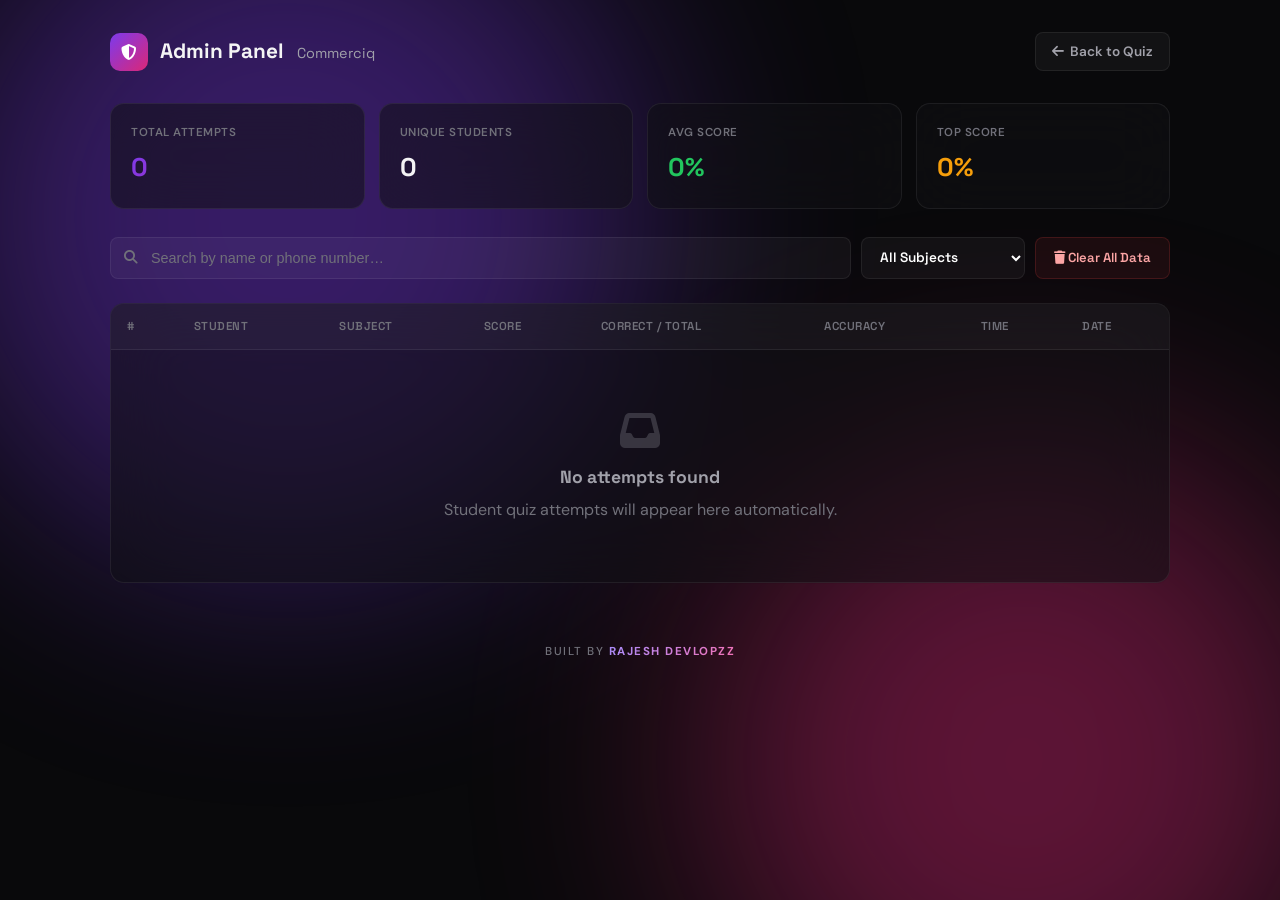
<file: admin.html>
<!DOCTYPE html>
<html lang="en">
<head>
    <meta charset="UTF-8">
    <meta name="viewport" content="width=device-width, initial-scale=1.0">
    <title>Commerciq — Admin Panel</title>
    <link rel="preconnect" href="https://fonts.googleapis.com">
    <link rel="preconnect" href="https://fonts.gstatic.com" crossorigin>
    <link href="https://fonts.googleapis.com/css2?family=DM+Sans:opsz,wght@9..40,300;9..40,400;9..40,500;9..40,600;9..40,700&family=Space+Grotesk:wght@400;500;600;700&display=swap" rel="stylesheet">
    <link rel="stylesheet" href="https://cdnjs.cloudflare.com/ajax/libs/font-awesome/6.4.0/css/all.min.css">
    <style>
        :root {
            --bg:#09090b;--surface:rgba(255,255,255,.04);--border:rgba(255,255,255,.07);
            --text:#f4f4f5;--text2:#a1a1aa;--text3:#71717a;
            --grad:linear-gradient(135deg,#7c3aed,#db2777);
            --ok:#22c55e;--bad:#ef4444;--warn:#f59e0b;
            --ff:'DM Sans',system-ui,sans-serif;--fh:'Space Grotesk',var(--ff);
            --r:14px;
        }
        *,*::before,*::after{box-sizing:border-box;margin:0;padding:0}
        body{font-family:var(--ff);background:var(--bg);color:var(--text);min-height:100vh;line-height:1.55}

        /* Gradient BG */
        .bg{position:fixed;inset:0;z-index:-10;overflow:hidden;pointer-events:none}
        .bg .o{position:absolute;border-radius:50%;filter:blur(120px);opacity:.4}
        .bg .o1{width:55vmax;height:55vmax;top:-15%;left:-5%;background:#7c3aed;animation:d1 20s ease-in-out infinite alternate}
        .bg .o2{width:50vmax;height:50vmax;bottom:-20%;right:-5%;background:#db2777;animation:d2 24s ease-in-out infinite alternate}
        @keyframes d1{to{transform:translate(10vw,12vh) scale(1.1)}}
        @keyframes d2{to{transform:translate(-8vw,-10vh) scale(1.15)}}

        /* Layout */
        .shell{max-width:1100px;margin:0 auto;padding:32px 20px}

        /* Header */
        .top{display:flex;align-items:center;justify-content:space-between;margin-bottom:32px;flex-wrap:wrap;gap:16px}
        .brand{display:flex;align-items:center;gap:12px}
        .brand-icon{width:38px;height:38px;border-radius:10px;background:var(--grad);display:flex;align-items:center;justify-content:center;font-size:1rem;color:#fff}
        .brand h1{font-family:var(--fh);font-size:1.3rem;font-weight:700}
        .brand h1 span{font-weight:400;color:var(--text2);font-size:.9rem;margin-left:8px}
        .back-link{display:inline-flex;align-items:center;gap:6px;padding:8px 16px;border-radius:8px;font-size:.85rem;font-weight:600;color:var(--text2);background:var(--surface);border:1px solid var(--border);text-decoration:none;transition:all .2s}
        .back-link:hover{color:#fff;border-color:rgba(255,255,255,.15)}

        /* Stats Row */
        .stats{display:grid;grid-template-columns:repeat(auto-fit,minmax(160px,1fr));gap:14px;margin-bottom:28px}
        .stat-card{padding:20px;border-radius:var(--r);background:rgba(18,18,20,.55);backdrop-filter:blur(30px);border:1px solid var(--border)}
        .stat-card .label{font-size:.72rem;text-transform:uppercase;letter-spacing:.5px;color:var(--text3);font-weight:600;margin-bottom:6px}
        .stat-card .val{font-family:var(--fh);font-size:1.6rem;font-weight:700}
        .stat-card .val.purple{background:var(--grad);-webkit-background-clip:text;-webkit-text-fill-color:transparent}

        /* Search Bar */
        .search-bar{display:flex;gap:10px;margin-bottom:24px;flex-wrap:wrap}
        .search-box{flex:1;min-width:220px;position:relative}
        .search-box i{position:absolute;left:14px;top:50%;transform:translateY(-50%);color:var(--text3);font-size:.85rem}
        .search-box input{width:100%;padding:12px 14px 12px 40px;background:rgba(255,255,255,.04);border:1px solid var(--border);border-radius:8px;color:#fff;font-size:.9rem}
        .search-box input:focus{outline:none;border-color:rgba(124,58,237,.5);box-shadow:0 0 0 3px rgba(124,58,237,.12)}
        .search-box input::placeholder{color:var(--text3)}
        .filter-select{padding:10px 14px;background:rgba(255,255,255,.04);border:1px solid var(--border);border-radius:8px;color:#fff;font-size:.85rem;font-family:var(--fh);font-weight:600}
        .filter-select option{background:#18181b;color:#fff}
        .btn-clear{padding:10px 18px;border-radius:8px;font-family:var(--fh);font-weight:600;font-size:.82rem;color:#fca5a5;background:rgba(239,68,68,.08);border:1px solid rgba(239,68,68,.18);cursor:pointer;transition:all .2s}
        .btn-clear:hover{background:rgba(239,68,68,.18);color:#fff}

        /* Table */
        .table-wrap{border-radius:var(--r);border:1px solid var(--border);overflow:hidden;background:rgba(18,18,20,.55);backdrop-filter:blur(30px)}
        table{width:100%;border-collapse:collapse;font-size:.85rem}
        thead{background:rgba(255,255,255,.03)}
        th{text-align:left;padding:14px 16px;font-family:var(--fh);font-weight:600;font-size:.72rem;text-transform:uppercase;letter-spacing:.5px;color:var(--text3);border-bottom:1px solid var(--border)}
        td{padding:13px 16px;border-bottom:1px solid rgba(255,255,255,.03);vertical-align:middle}
        tr:last-child td{border-bottom:none}
        tr:hover td{background:rgba(255,255,255,.02)}

        .student-name{font-weight:600;color:#fff}
        .student-phone{color:var(--text2);font-size:.8rem}
        .subject-tag{display:inline-block;padding:3px 10px;border-radius:4px;font-size:.72rem;font-weight:600;text-transform:uppercase;letter-spacing:.3px}
        .subject-tag.acc{background:rgba(245,158,11,.1);color:#f59e0b}
        .subject-tag.bst{background:rgba(129,140,248,.1);color:#818cf8}
        .subject-tag.eco{background:rgba(52,211,153,.1);color:#34d399}
        .subject-tag.mix{background:rgba(192,132,252,.1);color:#c084fc}

        .score-badge{font-family:var(--fh);font-weight:700;padding:4px 10px;border-radius:6px;font-size:.82rem}
        .score-badge.high{background:rgba(34,197,94,.1);color:var(--ok)}
        .score-badge.mid{background:rgba(245,158,11,.1);color:var(--warn)}
        .score-badge.low{background:rgba(239,68,68,.1);color:var(--bad)}

        .date-cell{font-size:.8rem;color:var(--text2)}

        .empty-state{text-align:center;padding:60px 20px;color:var(--text3)}
        .empty-state i{font-size:2.5rem;margin-bottom:14px;display:block;opacity:.4}
        .empty-state h3{font-family:var(--fh);font-size:1.1rem;margin-bottom:6px;color:var(--text2)}

        /* Footer */
        .footer{text-align:center;padding:28px 20px;font-size:.72rem;font-weight:500;letter-spacing:1.5px;text-transform:uppercase;color:var(--text3)}
        .footer strong{background:linear-gradient(135deg,#a78bfa,#f472b6);-webkit-background-clip:text;-webkit-text-fill-color:transparent;font-weight:700}

        /* Responsive */
        @media(max-width:700px){
            .stats{grid-template-columns:repeat(2,1fr)}
            .table-wrap{overflow-x:auto}
            table{min-width:700px}
        }

        ::-webkit-scrollbar{width:7px;height:7px}
        ::-webkit-scrollbar-track{background:var(--bg)}
        ::-webkit-scrollbar-thumb{background:#3f3f46;border-radius:4px}
    </style>
</head>
<body>
    <div class="bg" aria-hidden="true">
        <div class="o o1"></div>
        <div class="o o2"></div>
    </div>

    <div class="shell">
        <!-- Header -->
        <div class="top">
            <div class="brand">
                <div class="brand-icon"><i class="fa-solid fa-shield-halved"></i></div>
                <h1>Admin Panel <span>Commerciq</span></h1>
            </div>
            <a href="index.html" class="back-link"><i class="fa-solid fa-arrow-left"></i> Back to Quiz</a>
        </div>

        <!-- Summary Stats -->
        <div class="stats" id="stats-row">
            <div class="stat-card">
                <div class="label">Total Attempts</div>
                <div class="val purple" id="stat-total">0</div>
            </div>
            <div class="stat-card">
                <div class="label">Unique Students</div>
                <div class="val" id="stat-students">0</div>
            </div>
            <div class="stat-card">
                <div class="label">Avg Score</div>
                <div class="val" id="stat-avg" style="color:#22c55e">0%</div>
            </div>
            <div class="stat-card">
                <div class="label">Top Score</div>
                <div class="val" id="stat-top" style="color:#f59e0b">0%</div>
            </div>
        </div>

        <!-- Search & Filters -->
        <div class="search-bar">
            <div class="search-box">
                <i class="fa-solid fa-magnifying-glass"></i>
                <input type="text" id="search-input" placeholder="Search by name or phone number…">
            </div>
            <select class="filter-select" id="filter-subject">
                <option value="all">All Subjects</option>
                <option value="Accountancy">Accountancy</option>
                <option value="Business Studies">Business Studies</option>
                <option value="Economics">Economics</option>
                <option value="Mixed Commerce">Mixed Commerce</option>
            </select>
            <button class="btn-clear" id="btn-clear-data"><i class="fa-solid fa-trash"></i> Clear All Data</button>
        </div>

        <!-- Table -->
        <div class="table-wrap">
            <table>
                <thead>
                    <tr>
                        <th>#</th>
                        <th>Student</th>
                        <th>Subject</th>
                        <th>Score</th>
                        <th>Correct / Total</th>
                        <th>Accuracy</th>
                        <th>Time</th>
                        <th>Date</th>
                    </tr>
                </thead>
                <tbody id="attempts-tbody">
                    <!-- Dynamic rows -->
                </tbody>
            </table>
            <div class="empty-state hidden" id="empty-state">
                <i class="fa-solid fa-inbox"></i>
                <h3>No attempts found</h3>
                <p>Student quiz attempts will appear here automatically.</p>
            </div>
        </div>
    </div>

    <footer class="footer">Built by <strong>Rajesh Devlopzz</strong></footer>

    <script>
    const KEY = 'commerciq_attempts';

    function getAttempts() {
        try { return JSON.parse(localStorage.getItem(KEY) || '[]'); }
        catch { return []; }
    }

    function render() {
        const attempts = getAttempts();
        const search = document.getElementById('search-input').value.trim().toLowerCase();
        const subjectFilter = document.getElementById('filter-subject').value;

        // Filter
        let filtered = attempts.filter(a => {
            const matchSearch = !search ||
                (a.name && a.name.toLowerCase().includes(search)) ||
                (a.phone && a.phone.includes(search)) ||
                (a.id && a.id.includes(search));
            const matchSubject = subjectFilter === 'all' || a.subject === subjectFilter;
            return matchSearch && matchSubject;
        });

        // Sort newest first
        filtered.sort((a, b) => new Date(b.date) - new Date(a.date));

        // Stats
        document.getElementById('stat-total').textContent = attempts.length;
        const uniquePhones = new Set(attempts.map(a => a.phone));
        document.getElementById('stat-students').textContent = uniquePhones.size;
        const avg = attempts.length ? Math.round(attempts.reduce((s, a) => s + (a.percent || 0), 0) / attempts.length) : 0;
        document.getElementById('stat-avg').textContent = avg + '%';
        const top = attempts.length ? Math.max(...attempts.map(a => a.percent || 0)) : 0;
        document.getElementById('stat-top').textContent = top + '%';

        // Table
        const tbody = document.getElementById('attempts-tbody');
        const empty = document.getElementById('empty-state');

        if (filtered.length === 0) {
            tbody.innerHTML = '';
            empty.classList.remove('hidden');
            return;
        }
        empty.classList.add('hidden');

        tbody.innerHTML = filtered.map((a, i) => {
            const subjectClass = a.subject === 'Accountancy' ? 'acc' :
                                 a.subject === 'Business Studies' ? 'bst' :
                                 a.subject === 'Economics' ? 'eco' : 'mix';

            const scoreClass = a.percent >= 75 ? 'high' : a.percent >= 50 ? 'mid' : 'low';

            const dateStr = a.date ? new Date(a.date).toLocaleString('en-IN', {
                day:'2-digit', month:'short', year:'numeric',
                hour:'2-digit', minute:'2-digit', hour12:true
            }) : '—';

            return `<tr>
                <td style="color:var(--text3);font-weight:600">${i + 1}</td>
                <td>
                    <div class="student-name">${escHtml(a.name || '—')}</div>
                    <div class="student-phone">${escHtml(a.phone || '—')}</div>
                </td>
                <td><span class="subject-tag ${subjectClass}">${escHtml(a.subject || '—')}</span></td>
                <td><span class="score-badge ${scoreClass}">${a.percent ?? 0}%</span></td>
                <td>${a.correct ?? 0} / ${a.total ?? 0}</td>
                <td>${a.accuracy ?? 0}%</td>
                <td>${escHtml(a.time || '—')}</td>
                <td class="date-cell">${dateStr}</td>
            </tr>`;
        }).join('');
    }

    function escHtml(str) {
        const d = document.createElement('div');
        d.textContent = str;
        return d.innerHTML;
    }

    // Events
    document.getElementById('search-input').addEventListener('input', render);
    document.getElementById('filter-subject').addEventListener('change', render);
    document.getElementById('btn-clear-data').addEventListener('click', () => {
        if (confirm('Are you sure? This will permanently delete ALL student attempt records.')) {
            localStorage.removeItem(KEY);
            render();
        }
    });

    // Init
    render();
    </script>
</body>
</html>
</file>
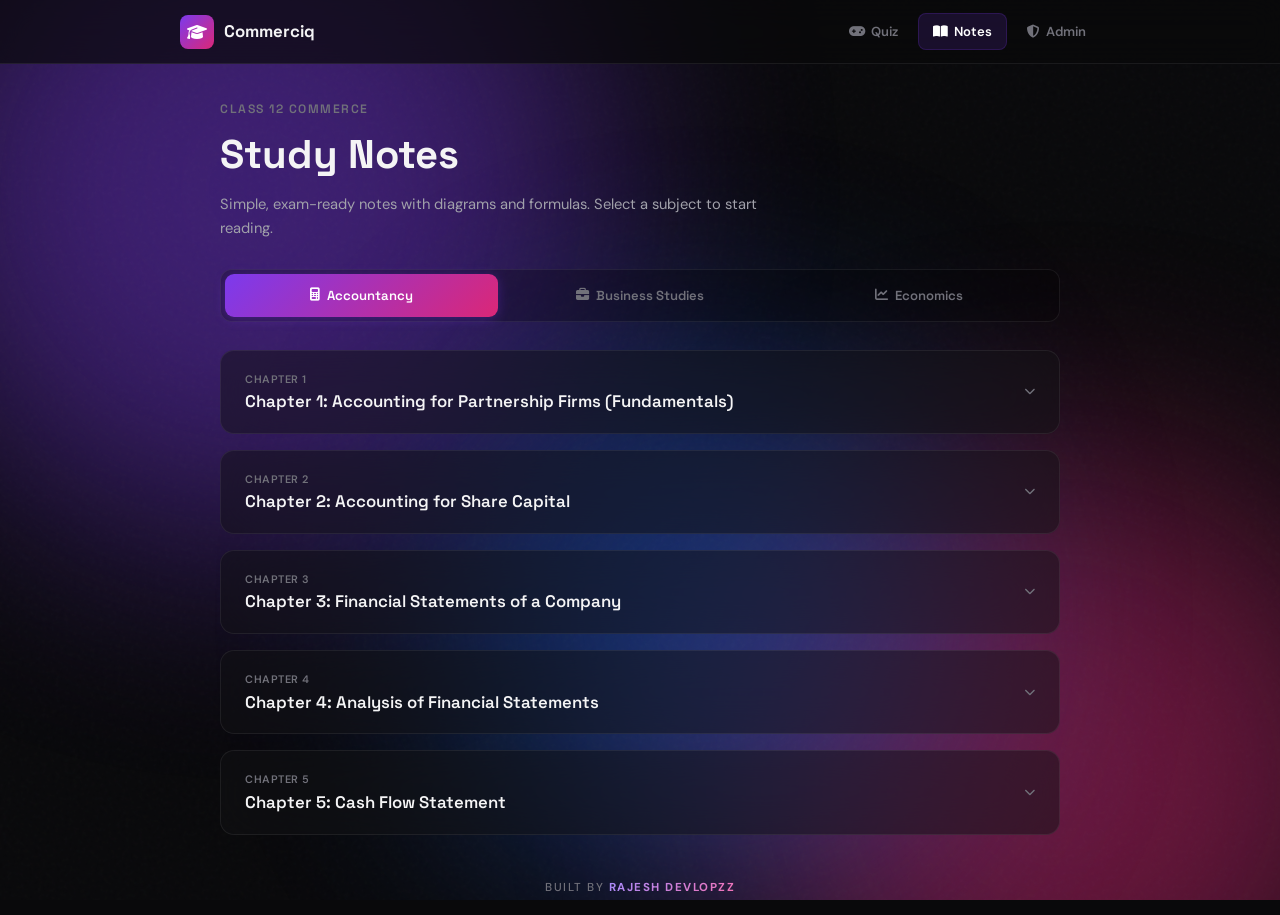
<file: notes.html>
<!DOCTYPE html>
<html lang="en">
<head>
    <meta charset="UTF-8">
    <meta name="viewport" content="width=device-width, initial-scale=1.0">
    <title>Commerciq — Class 12 Notes</title>
    <meta name="description" content="Free Class 12 Commerce notes for Accountancy, Business Studies & Economics — simple, exam-ready, with diagrams.">
    <link rel="preconnect" href="https://fonts.googleapis.com">
    <link rel="preconnect" href="https://fonts.gstatic.com" crossorigin>
    <link href="https://fonts.googleapis.com/css2?family=DM+Sans:opsz,wght@9..40,300;9..40,400;9..40,500;9..40,600;9..40,700&family=Space+Grotesk:wght@400;500;600;700&display=swap" rel="stylesheet">
    <link rel="stylesheet" href="https://cdnjs.cloudflare.com/ajax/libs/font-awesome/6.4.0/css/all.min.css">
    <link rel="stylesheet" href="notes-style.css">
</head>
<body>
    <!-- Gradient BG -->
    <div class="gradient-bg" aria-hidden="true">
        <div class="gradient-orb orb-1"></div>
        <div class="gradient-orb orb-2"></div>
        <div class="gradient-orb orb-3"></div>
        <div class="grain-overlay"></div>
    </div>

    <!-- Header -->
    <header class="site-header">
        <div class="header-inner">
            <a class="header-brand" href="index.html">
                <span class="brand-icon"><i class="fa-solid fa-graduation-cap"></i></span>
                <span class="brand-name">Commerciq</span>
            </a>
            <div class="header-right">
                <a href="index.html" class="nav-link"><i class="fa-solid fa-gamepad"></i> Quiz</a>
                <a href="notes.html" class="nav-link active"><i class="fa-solid fa-book-open"></i> Notes</a>
                <a href="admin.html" class="nav-link"><i class="fa-solid fa-shield-halved"></i> Admin</a>
            </div>
        </div>
    </header>

    <main class="shell">
        <!-- Hero -->
        <div class="notes-hero">
            <p class="eyebrow">Class 12 Commerce</p>
            <h1>Study Notes</h1>
            <p class="subtitle">Simple, exam-ready notes with diagrams and formulas. Select a subject to start reading.</p>
        </div>

        <!-- Subject Tabs -->
        <div class="tab-bar" id="tab-bar">
            <button class="tab active" data-subject="accountancy">
                <i class="fa-solid fa-calculator"></i> Accountancy
            </button>
            <button class="tab" data-subject="bst">
                <i class="fa-solid fa-briefcase"></i> Business Studies
            </button>
            <button class="tab" data-subject="economics">
                <i class="fa-solid fa-chart-line"></i> Economics
            </button>
        </div>

        <!-- Notes Content Area -->
        <div class="notes-content" id="notes-content">
            <!-- Dynamically rendered -->
        </div>
    </main>

    <footer class="watermark">Built by <strong>Rajesh Devlopzz</strong></footer>

    <!-- Notes Data Files -->
    <script src="notes-accountancy.js"></script>
    <script src="notes-bst.js"></script>
    <script src="notes-economics.js"></script>

    <script>
    // ========== NOTES RENDERER ==========
    const SUBJECTS = {
        accountancy: () => typeof ACCOUNTANCY_NOTES !== 'undefined' ? ACCOUNTANCY_NOTES : [],
        bst: () => typeof BST_NOTES !== 'undefined' ? BST_NOTES : [],
        economics: () => typeof ECONOMICS_NOTES !== 'undefined' ? ECONOMICS_NOTES : []
    };

    let activeSubject = 'accountancy';
    let openUnits = new Set();
    let openTopics = new Set();

    function renderNotes() {
        const container = document.getElementById('notes-content');
        const units = SUBJECTS[activeSubject]();

        if (!units || units.length === 0) {
            container.innerHTML = `
                <div class="empty-notes">
                    <i class="fa-solid fa-book"></i>
                    <h3>Notes loading…</h3>
                    <p>Refresh the page if notes don't appear.</p>
                </div>`;
            return;
        }

        container.innerHTML = units.map((unit, ui) => {
            const unitKey = `${activeSubject}-u${ui}`;
            const isUnitOpen = openUnits.has(unitKey);

            return `
            <div class="unit-card ${isUnitOpen ? 'open' : ''}">
                <button class="unit-head" data-key="${unitKey}">
                    <div class="unit-head-left">
                        <span class="unit-num">Chapter ${ui + 1}</span>
                        <h2 class="unit-title">${unit.title}</h2>
                    </div>
                    <div class="unit-head-right">
                        <i class="fa-solid fa-chevron-down unit-chevron"></i>
                    </div>
                </button>
                <div class="unit-body" ${isUnitOpen ? 'style="display:block"' : ''}>
                    <div class="topic-content" style="padding-top: 16px;">
                        ${unit.content}
                    </div>
                </div>
            </div>`;
        }).join('');

        // Attach listeners
        container.querySelectorAll('.unit-head').forEach(btn => {
            btn.addEventListener('click', () => {
                const key = btn.dataset.key;
                if (openUnits.has(key)) openUnits.delete(key);
                else openUnits.add(key);
                renderNotes();
            });
        });

        container.querySelectorAll('.topic-head').forEach(btn => {
            btn.addEventListener('click', () => {
                const key = btn.dataset.key;
                if (openTopics.has(key)) openTopics.delete(key);
                else openTopics.add(key);
                renderNotes();
            });
        });
    }

    // Tab switching
    document.getElementById('tab-bar').addEventListener('click', (e) => {
        const tab = e.target.closest('.tab');
        if (!tab) return;
        document.querySelectorAll('.tab').forEach(t => t.classList.remove('active'));
        tab.classList.add('active');
        activeSubject = tab.dataset.subject;
        openUnits.clear();
        openTopics.clear();
        renderNotes();
    });

    // Init
    renderNotes();
    </script>
</body>
</html>
</file>
<file: notes-style.css>
/* ============================================================
   COMMERCIQ NOTES — FRAMER-GRADE STYLESHEET
   ============================================================ */
:root {
  --bg:#09090b;--surface:rgba(255,255,255,.04);--border:rgba(255,255,255,.07);
  --text:#f4f4f5;--text2:#a1a1aa;--text3:#71717a;
  --grad:linear-gradient(135deg,#7c3aed,#db2777);
  --grad-text:linear-gradient(135deg,#a78bfa,#f472b6);
  --ff:'DM Sans',system-ui,sans-serif;--fh:'Space Grotesk',var(--ff);
  --r:14px;
}
*,*::before,*::after{box-sizing:border-box;margin:0;padding:0}
body{font-family:var(--ff);background:var(--bg);color:var(--text);min-height:100vh;line-height:1.6;padding-top:72px}
button{cursor:pointer;font:inherit;border:0;background:none;color:inherit}
a{text-decoration:none;color:inherit}

/* ===== GRADIENT BG ===== */
.gradient-bg{position:fixed;inset:0;z-index:-10;overflow:hidden;pointer-events:none}
.gradient-orb{position:absolute;border-radius:50%;filter:blur(120px);opacity:.45;will-change:transform}
.orb-1{width:55vmax;height:55vmax;top:-18%;left:-8%;background:#7c3aed;animation:d1 20s ease-in-out infinite alternate}
.orb-2{width:50vmax;height:50vmax;bottom:-22%;right:-8%;background:#db2777;animation:d2 24s ease-in-out infinite alternate}
.orb-3{width:40vmax;height:40vmax;top:40%;left:35%;background:#2563eb;animation:d3 22s ease-in-out infinite alternate}
@keyframes d1{to{transform:translate(12vw,14vh) scale(1.1)}}
@keyframes d2{to{transform:translate(-10vw,-12vh) scale(1.15)}}
@keyframes d3{to{transform:translate(-8vw,10vh) rotate(30deg) scale(1.2)}}
.grain-overlay{position:absolute;inset:0;background-image:url("data:image/svg+xml,%3Csvg viewBox='0 0 256 256' xmlns='http://www.w3.org/2000/svg'%3E%3Cfilter id='n'%3E%3CfeTurbulence type='fractalNoise' baseFrequency='.8' numOctaves='4' stitchTiles='stitch'/%3E%3C/filter%3E%3Crect width='100%25' height='100%25' filter='url(%23n)' opacity='.035'/%3E%3C/svg%3E");opacity:.6}

/* ===== HEADER ===== */
.site-header{position:fixed;top:0;left:0;width:100%;height:64px;background:rgba(9,9,11,.7);backdrop-filter:blur(16px);-webkit-backdrop-filter:blur(16px);border-bottom:1px solid var(--border);z-index:200}
.header-inner{max-width:960px;margin:0 auto;padding:0 20px;height:100%;display:flex;align-items:center;justify-content:space-between}
.header-brand{display:flex;align-items:center;gap:10px}
.brand-icon{width:34px;height:34px;border-radius:8px;background:var(--grad);display:flex;align-items:center;justify-content:center;font-size:1rem;color:#fff}
.brand-name{font-family:var(--fh);font-weight:700;font-size:1.05rem}
.header-right{display:flex;align-items:center;gap:6px}
.nav-link{padding:7px 14px;border-radius:8px;font-size:.82rem;font-weight:600;color:var(--text3);transition:all .2s;display:inline-flex;align-items:center;gap:6px}
.nav-link:hover{color:var(--text);background:var(--surface)}
.nav-link.active{color:#fff;background:rgba(124,58,237,.15);border:1px solid rgba(124,58,237,.2)}

/* ===== LAYOUT ===== */
.shell{max-width:880px;margin:0 auto;padding:28px 20px 0}

/* ===== HERO ===== */
.notes-hero{margin-bottom:28px}
.eyebrow{font-family:var(--fh);font-size:.76rem;font-weight:600;text-transform:uppercase;letter-spacing:1.5px;color:var(--text3);margin-bottom:4px}
.notes-hero h1{font-family:var(--fh);font-weight:700;font-size:clamp(1.8rem,4vw,2.5rem);margin-bottom:6px}
.subtitle{color:var(--text2);font-size:.92rem;max-width:540px}

/* ===== SUBJECT TABS ===== */
.tab-bar{display:flex;gap:6px;margin-bottom:28px;background:rgba(0,0,0,.25);border:1px solid var(--border);border-radius:12px;padding:4px;flex-wrap:wrap}
.tab{flex:1;min-width:120px;padding:11px 10px;border-radius:9px;font-family:var(--fh);font-weight:600;font-size:.82rem;color:var(--text3);transition:all .2s;display:inline-flex;align-items:center;justify-content:center;gap:7px}
.tab:hover{color:var(--text)}
.tab.active{background:var(--grad);color:#fff;box-shadow:0 2px 12px rgba(124,58,237,.3)}

/* ===== UNIT CARD ===== */
.unit-card{border-radius:var(--r);border:1px solid var(--border);background:rgba(18,18,20,.5);backdrop-filter:blur(30px);-webkit-backdrop-filter:blur(30px);margin-bottom:16px;overflow:hidden;transition:border-color .2s}
.unit-card:hover{border-color:rgba(255,255,255,.12)}

.unit-head{display:flex;align-items:center;justify-content:space-between;width:100%;padding:20px 24px;text-align:left;gap:12px;transition:background .2s}
.unit-head:hover{background:rgba(255,255,255,.02)}
.unit-head-left{display:flex;flex-direction:column;gap:3px}
.unit-num{font-size:.68rem;font-weight:600;text-transform:uppercase;letter-spacing:.5px;color:var(--text3)}
.unit-title{font-family:var(--fh);font-weight:600;font-size:1.05rem;line-height:1.3}
.unit-head-right{display:flex;align-items:center;gap:10px;flex-shrink:0}
.unit-count{font-size:.72rem;color:var(--text3);font-weight:500;padding:3px 10px;background:var(--surface);border-radius:20px}
.unit-chevron{font-size:.7rem;color:var(--text3);transition:transform .25s ease}
.unit-card.open .unit-chevron{transform:rotate(180deg)}

.unit-body{display:none;padding:0 24px 20px;border-top:1px solid var(--border)}

/* ===== TOPIC ACCORDION ===== */
.topic{border-radius:10px;margin-top:12px;border:1px solid rgba(255,255,255,.04);overflow:hidden;transition:border-color .2s}
.topic:hover{border-color:var(--border)}

.topic-head{display:flex;align-items:center;justify-content:space-between;width:100%;padding:14px 16px;text-align:left;transition:background .2s}
.topic-head:hover{background:rgba(255,255,255,.02)}
.topic-title{display:flex;align-items:center;gap:8px;font-weight:500;font-size:.9rem}
.topic-title i{color:var(--text3);font-size:.75rem}
.topic-chevron{font-size:.6rem;color:var(--text3);transition:transform .25s ease}
.topic.open .topic-chevron{transform:rotate(180deg)}

.topic-body{display:none;padding:0 16px 16px}

/* ===== NOTES CONTENT STYLING ===== */
.topic-content{
  font-size:.88rem;line-height:1.75;color:var(--text2);
}
.topic-content h4{
  font-family:var(--fh);font-weight:600;font-size:.95rem;
  color:var(--text);margin:18px 0 8px;padding-bottom:4px;
  border-bottom:1px solid rgba(255,255,255,.05);
}
.topic-content h4:first-child{margin-top:8px}
.topic-content p{margin-bottom:10px}
.topic-content strong{color:var(--text);font-weight:600}
.topic-content em{color:#a78bfa;font-style:normal}
.topic-content ul,.topic-content ol{margin:8px 0 12px 20px}
.topic-content li{margin-bottom:4px}

.topic-content pre{
  background:rgba(0,0,0,.35);
  border:1px solid var(--border);
  border-radius:8px;
  padding:14px 16px;
  font-family:'Consolas','Courier New',monospace;
  font-size:.78rem;
  line-height:1.6;
  color:#c4b5fd;
  overflow-x:auto;
  margin:12px 0;
  white-space:pre;
}

.topic-content table{
  width:100%;border-collapse:collapse;margin:12px 0;font-size:.82rem;
}
.topic-content th{
  text-align:left;padding:10px 12px;
  background:rgba(124,58,237,.08);
  border:1px solid var(--border);
  font-family:var(--fh);font-weight:600;font-size:.75rem;
  text-transform:uppercase;letter-spacing:.3px;color:var(--text);
}
.topic-content td{
  padding:9px 12px;border:1px solid rgba(255,255,255,.04);
  color:var(--text2);
}
.topic-content tr:hover td{background:rgba(255,255,255,.02)}

.topic-content .formula-box{
  background:rgba(124,58,237,.06);
  border:1px solid rgba(124,58,237,.15);
  border-radius:8px;padding:12px 16px;margin:10px 0;
  font-family:'Consolas',monospace;font-size:.82rem;color:#c4b5fd;
}

.topic-content .tip-box{
  background:rgba(34,197,94,.06);
  border-left:3px solid #22c55e;
  border-radius:0 8px 8px 0;padding:10px 14px;margin:10px 0;
  font-size:.82rem;color:#86efac;
}

.topic-content .warn-box{
  background:rgba(245,158,11,.06);
  border-left:3px solid #f59e0b;
  border-radius:0 8px 8px 0;padding:10px 14px;margin:10px 0;
  font-size:.82rem;color:#fcd34d;
}

/* ===== EMPTY STATE ===== */
.empty-notes{text-align:center;padding:60px 20px;color:var(--text3)}
.empty-notes i{font-size:2.5rem;margin-bottom:14px;display:block;opacity:.4}
.empty-notes h3{font-family:var(--fh);font-size:1.1rem;color:var(--text2);margin-bottom:4px}

/* ===== WATERMARK ===== */
.watermark{text-align:center;padding:28px 20px 18px;font-size:.72rem;font-weight:500;letter-spacing:1.5px;text-transform:uppercase;color:var(--text3)}
.watermark strong{background:var(--grad-text);-webkit-background-clip:text;-webkit-text-fill-color:transparent;background-clip:text;font-weight:700}

/* ===== SCROLLBAR ===== */
::-webkit-scrollbar{width:7px;height:7px}
::-webkit-scrollbar-track{background:var(--bg)}
::-webkit-scrollbar-thumb{background:#3f3f46;border-radius:4px}
::-webkit-scrollbar-thumb:hover{background:#52525b}

/* ===== RESPONSIVE ===== */
@media(max-width:600px){
  .tab-bar{flex-direction:column}
  .tab{justify-content:flex-start}
  .unit-head{padding:16px 18px}
  .unit-body{padding:0 18px 16px}
}
</file>
